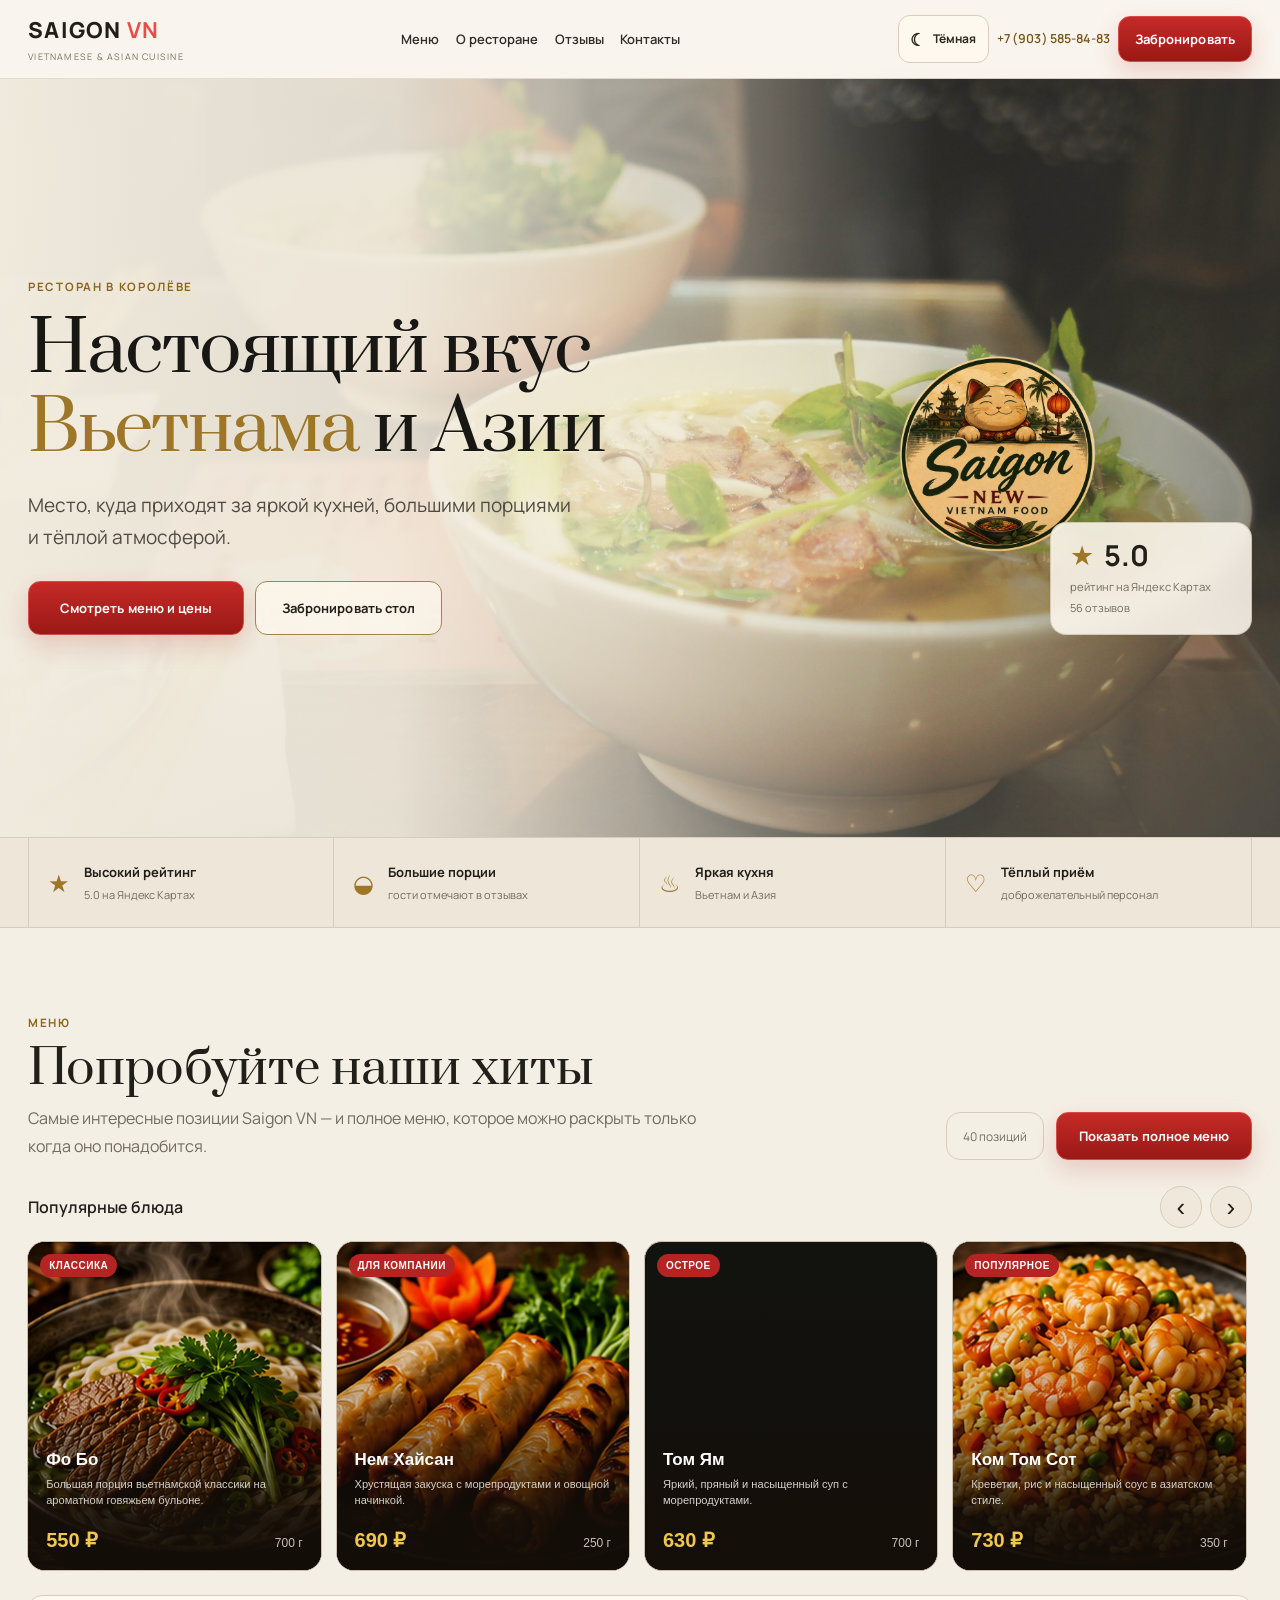
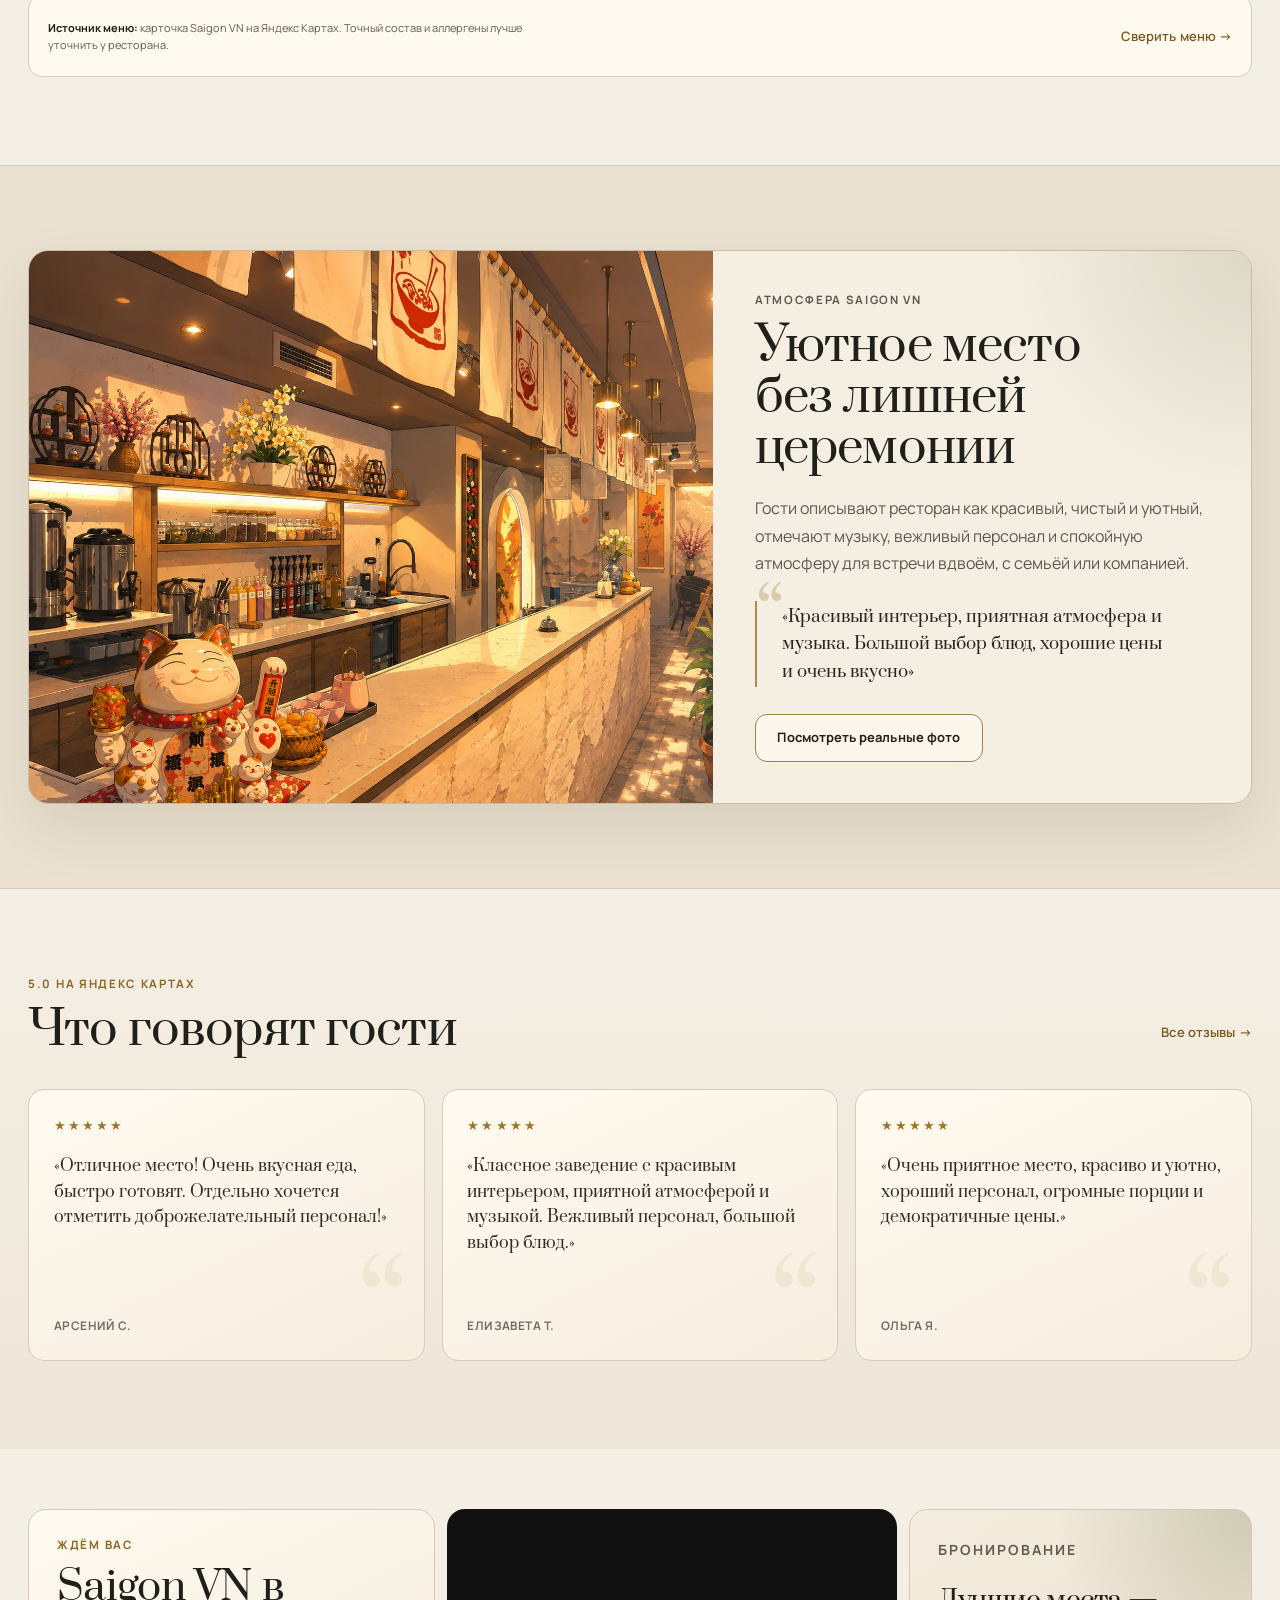
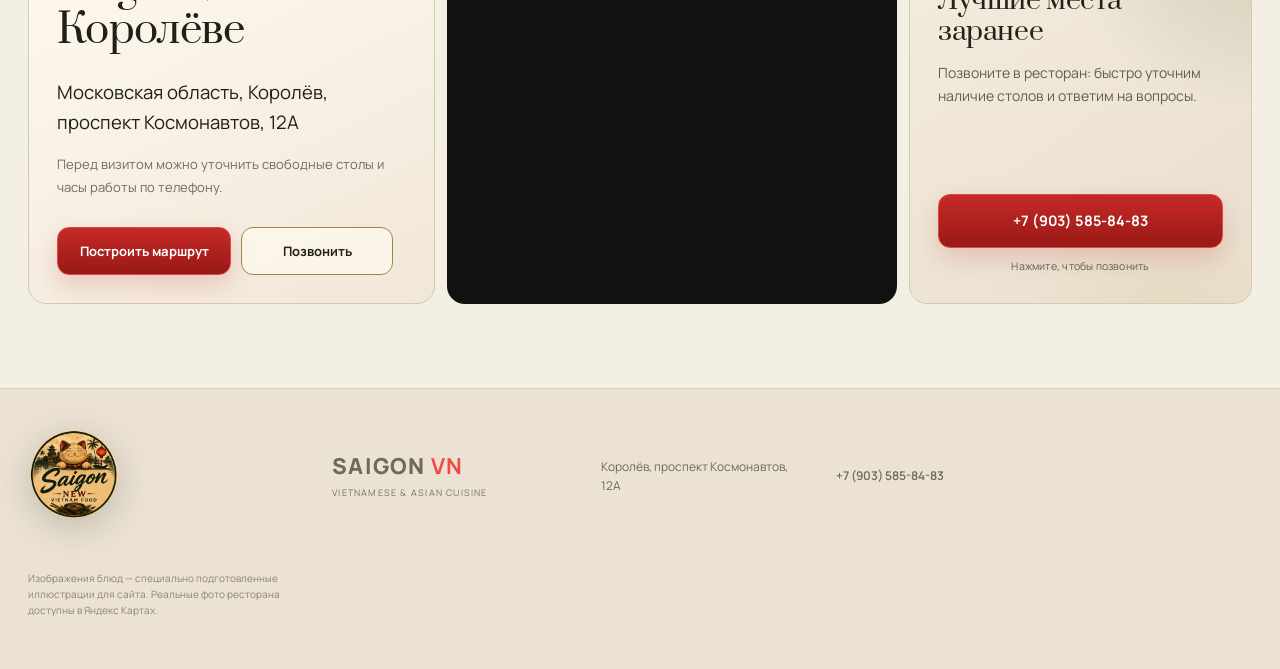
<file: index.html>
<!doctype html>
<html lang="ru">
<head>
  <meta charset="utf-8">
  <meta name="viewport" content="width=device-width,initial-scale=1,viewport-fit=cover">
  <meta name="theme-color" content="#0b0b09" media="(prefers-color-scheme: dark)">
  <meta name="theme-color" content="#f4efe5" media="(prefers-color-scheme: light)">
  <meta name="description" content="Saigon VN — ресторан вьетнамской и азиатской кухни в Королёве. Актуальное меню, цены, отзывы, телефон и маршрут.">
  <meta name="robots" content="index,follow,max-image-preview:large">
  <meta property="og:title" content="Saigon VN — вьетнамская кухня в Королёве">
  <meta property="og:description" content="Вьетнамская и азиатская кухня, актуальное меню и цены, большие порции и уютная атмосфера.">
  <meta property="og:type" content="restaurant">
  <meta property="og:locale" content="ru_RU">
  <link rel="icon" type="image/png" sizes="32x32" href="assets/branding/favicon-32x32.png">
  <link rel="icon" type="image/png" sizes="16x16" href="assets/branding/favicon-16x16.png">
  <link rel="shortcut icon" href="favicon.ico">
  <link rel="apple-touch-icon" sizes="180x180" href="apple-touch-icon.png">
  <title>Saigon VN — меню и ресторан вьетнамской кухни в Королёве</title>
  <script>try{const s=localStorage.getItem('saigon-theme');const t=s||(matchMedia('(prefers-color-scheme: light)').matches?'light':'dark');document.documentElement.dataset.theme=t;document.documentElement.style.colorScheme=t;document.querySelectorAll('meta[name="theme-color"]').forEach(m=>m.content=t==='light'?'#f4efe5':'#0b0b09')}catch(e){document.documentElement.dataset.theme='dark';document.documentElement.style.colorScheme='dark'}</script>
  <link rel="preconnect" href="https://fonts.googleapis.com">
  <link rel="preconnect" href="https://fonts.gstatic.com" crossorigin>
  <link href="https://fonts.googleapis.com/css2?family=Manrope:wght@400;500;600;700&family=Prata&display=swap" rel="stylesheet">
  <link rel="stylesheet" href="styles.css">
  <link rel="stylesheet" href="theme.css">
  <link rel="stylesheet" href="steam.css">
  <link rel="stylesheet" href="menu.css">
  <link rel="stylesheet" href="responsive.css">
  <link rel="stylesheet" href="header-qa.css">
  <link rel="stylesheet" href="branding.css">
  <link rel="stylesheet" href="local-assets.css">
  <script type="application/ld+json">{"@context":"https://schema.org","@type":"Restaurant","name":"Saigon VN","telephone":"+7 903 585-84-83","servesCuisine":["Vietnamese","Asian"],"address":{"@type":"PostalAddress","streetAddress":"проспект Космонавтов, 12А","addressLocality":"Королёв","addressRegion":"Московская область","addressCountry":"RU"},"aggregateRating":{"@type":"AggregateRating","ratingValue":"5.0","reviewCount":"56"},"url":"https://benzilya.github.io/saigon-new/","hasMenu":"https://yandex.ru/maps/org/saygon/105448387404/menu/"}</script>
</head>
<body>
<a class="skip-link" href="#main">К содержанию</a>
<header class="site-header" id="top">
  <div class="shell header-inner">
    <a class="brand" href="#top" aria-label="Saigon VN — на главную"><span class="brand-main">SAIGON <b>VN</b></span><span class="brand-sub">VIETNAMESE & ASIAN CUISINE</span></a>
    <button class="theme-toggle mobile-theme-toggle" type="button" aria-label="Переключить тему"><span class="theme-toggle-icon">☀</span><span class="theme-toggle-text">Светлая</span></button>
    <button class="menu-toggle" type="button" aria-expanded="false" aria-controls="site-nav" aria-label="Открыть меню"><span></span><span></span></button>
    <nav class="nav" id="site-nav" aria-label="Основная навигация"><a href="#menu">Меню</a><a href="#about">О ресторане</a><a href="#reviews">Отзывы</a><a href="#contacts">Контакты</a></nav>
    <div class="header-actions"><button class="theme-toggle" type="button"><span class="theme-toggle-icon">☀</span><span class="theme-toggle-text">Светлая</span></button><a class="phone-link" href="tel:+79035858483">+7 (903) 585-84-83</a><a class="btn btn-primary" href="tel:+79035858483">Забронировать</a></div>
  </div>
</header>
<main id="main">
<section class="hero" aria-labelledby="hero-title"><div class="hero-photo" role="img" aria-label="Вьетнамский суп фо с зеленью"></div><div class="hero-shade"></div><div class="shell hero-grid"><div class="hero-copy"><p class="eyebrow">Ресторан в Королёве</p><h1 id="hero-title">Настоящий вкус <em>Вьетнама</em> и Азии</h1><p class="lead">Место, куда приходят за яркой кухней, большими порциями и тёплой атмосферой.</p><div class="hero-actions"><a class="btn btn-primary btn-large" href="#menu">Смотреть меню и цены</a><a class="btn btn-ghost btn-large" href="tel:+79035858483">Забронировать стол</a></div></div><div class="hero-brand-mark" aria-hidden="true"><img src="assets/branding/saigon-new-logo.png" alt=""></div><a class="rating-card" href="https://yandex.ru/maps/org/saygon/105448387404/" target="_blank" rel="noopener" aria-label="Открыть Saigon VN на Яндекс Картах"><span class="star">★</span><strong>5.0</strong><span>рейтинг на Яндекс Картах</span><small>56 отзывов</small></a></div></section>
<section class="proof" aria-label="Почему гости выбирают Saigon VN"><div class="shell proof-grid"><div><span>★</span><p><strong>Высокий рейтинг</strong><small>5.0 на Яндекс Картах</small></p></div><div><span>◒</span><p><strong>Большие порции</strong><small>гости отмечают в отзывах</small></p></div><div><span>♨</span><p><strong>Яркая кухня</strong><small>Вьетнам и Азия</small></p></div><div><span>♡</span><p><strong>Тёплый приём</strong><small>доброжелательный персонал</small></p></div></div></section>
<section class="section menu-section" id="menu" aria-labelledby="menu-title"><div class="shell"><div class="section-head"><div><p class="eyebrow">Актуальное меню</p><h2 id="menu-title">Выберите, что хочется сегодня</h2></div><a class="text-link" href="https://yandex.ru/maps/org/saygon/105448387404/menu/?ll=37.867304%2C55.917370&z=17" target="_blank" rel="noopener">Сверить на Яндекс Картах →</a></div><p class="section-intro">Позиции, цены и граммовки перенесены из актуального меню Saigon VN на Яндекс Картах.</p><div class="menu-catalog" data-menu-root></div></div></section>
<section class="section atmosphere" id="about" aria-labelledby="about-title"><div class="shell atmosphere-grid"><div class="interior-photo" role="img" aria-label="Атмосфера ресторана с тёплым светом"></div><div class="atmosphere-copy"><p class="eyebrow">Атмосфера Saigon VN</p><h2 id="about-title">Уютное место без лишней церемонии</h2><p>Гости описывают ресторан как красивый, чистый и уютный, отмечают музыку, вежливый персонал и спокойную атмосферу для встречи вдвоём, с семьёй или компанией.</p><blockquote>«Красивый интерьер, приятная атмосфера и музыка. Большой выбор блюд, хорошие цены и очень вкусно»</blockquote><a class="btn btn-ghost" href="https://yandex.ru/maps/org/saygon/105448387404/gallery/?ll=37.867774%2C55.917381&photos%5Bbusiness%5D=105448387404&z=17.8" target="_blank" rel="noopener">Посмотреть реальные фото</a></div></div></section>
<section class="section reviews" id="reviews" aria-labelledby="reviews-title"><div class="shell"><div class="section-head"><div><p class="eyebrow">5.0 на Яндекс Картах</p><h2 id="reviews-title">Что говорят гости</h2></div><a class="text-link" href="https://saigonvn.clients.site/#reviews" target="_blank" rel="noopener">Все отзывы →</a></div><div class="review-grid"><article><div class="stars" aria-label="5 из 5">★★★★★</div><p>«Отличное место! Очень вкусная еда, быстро готовят. Отдельно хочется отметить доброжелательный персонал!»</p><strong>Арсений С.</strong></article><article><div class="stars" aria-label="5 из 5">★★★★★</div><p>«Классное заведение с красивым интерьером, приятной атмосферой и музыкой. Вежливый персонал, большой выбор блюд.»</p><strong>Елизавета Т.</strong></article><article><div class="stars" aria-label="5 из 5">★★★★★</div><p>«Очень приятное место, красиво и уютно, хороший персонал, огромные порции и демократичные цены.»</p><strong>Ольга Я.</strong></article></div></div></section>
<section class="section visit" id="contacts" aria-labelledby="visit-title"><div class="shell visit-grid"><div class="visit-copy"><p class="eyebrow">Ждём вас</p><h2 id="visit-title">Saigon VN в Королёве</h2><address>Московская область, Королёв,<br>проспект Космонавтов, 12А</address><p class="visit-note">Перед визитом можно уточнить свободные столы и часы работы по телефону.</p><div class="visit-actions"><a class="btn btn-primary" href="https://yandex.ru/maps/org/saygon/105448387404/" target="_blank" rel="noopener">Построить маршрут</a><a class="btn btn-ghost" href="tel:+79035858483">Позвонить</a></div></div><iframe class="map-card" src="https://yandex.ru/map-widget/v1/?ll=37.867304%2C55.917370&mode=search&oid=105448387404&ol=biz&z=17" title="Saigon VN на Яндекс Картах" loading="lazy" allowfullscreen style="border:0"></iframe><div class="booking-card"><p class="eyebrow">Бронирование</p><h3>Лучшие места — заранее</h3><p>Позвоните в ресторан: быстро уточним наличие столов и ответим на вопросы.</p><a class="btn btn-primary btn-block" href="tel:+79035858483">+7 (903) 585-84-83</a><small>Нажмите, чтобы позвонить</small></div></div></section>
</main>
<footer class="footer"><div class="shell footer-grid"><div class="footer-logo"><img src="assets/branding/saigon-new-logo.png" alt="Saigon New Vietnam Food"></div><div class="brand"><span class="brand-main">SAIGON <b>VN</b></span><span class="brand-sub">VIETNAMESE & ASIAN CUISINE</span></div><p>Королёв, проспект Космонавтов, 12А</p><a href="tel:+79035858483">+7 (903) 585-84-83</a><p class="credits">Изображения блюд — специально подготовленные иллюстрации для сайта. Реальные фото ресторана доступны в Яндекс Картах.</p></div></footer>
<div class="mobile-actions" aria-label="Быстрые действия"><a href="#menu">Меню</a><a class="primary" href="tel:+79035858483">Позвонить</a><a href="https://yandex.ru/maps/org/saygon/105448387404/" target="_blank" rel="noopener">Маршрут</a></div>
<script src="app.js" defer></script>
<script src="menu.js" defer></script>
</body></html>
</file>
<file: styles.css>
@import url('https://fonts.googleapis.com/css2?family=Manrope:wght@400;500;600;700&family=Prata&display=swap');
:root{--bg:#0b0b09;--surface:#11120f;--surface-2:#171913;--line:#2a2d25;--text:#f5f1e8;--muted:#b7b2a7;--gold:#caa24b;--red:#b32422;--olive:#58623a;--max:1240px;--radius:22px;--shadow:0 24px 60px rgba(0,0,0,.28);--space-1:clamp(.5rem,.45rem + .2vw,.75rem);--space-2:clamp(.75rem,.65rem + .35vw,1rem);--space-3:clamp(1rem,.8rem + .7vw,1.5rem);--space-4:clamp(1.5rem,1.1rem + 1.2vw,2.25rem);--space-5:clamp(2rem,1.35rem + 2vw,3.5rem);--section-y:clamp(4rem,3rem + 4vw,6rem);--shell-gutter:clamp(.875rem,.55rem + 1.4vw,1.5rem);--header-h:78px;--touch:48px;--fs-body:clamp(.9375rem,.9rem + .18vw,1rem);--fs-lead:clamp(1rem,.92rem + .35vw,1.125rem);--fs-h1:clamp(2.35rem,1.75rem + 3.6vw,4.875rem);--fs-h2:clamp(2rem,1.55rem + 2.3vw,3.375rem);--safe-top:env(safe-area-inset-top,0px);--safe-right:env(safe-area-inset-right,0px);--safe-bottom:env(safe-area-inset-bottom,0px);--safe-left:env(safe-area-inset-left,0px)}
*{box-sizing:border-box}html{scroll-behavior:smooth;scroll-padding-top:calc(var(--header-h) + 12px)}body{margin:0;background:radial-gradient(circle at 80% 10%,rgba(88,98,58,.13),transparent 28%),var(--bg);color:var(--text);font-family:Manrope,system-ui,sans-serif;font-size:var(--fs-body);line-height:1.55;overflow-x:hidden}body.nav-locked{position:fixed;inset:0;width:100%;overflow:hidden}img{max-width:100%;display:block}a{color:inherit;text-decoration:none}button,a{-webkit-tap-highlight-color:transparent}.shell{width:min(calc(100% - (var(--shell-gutter)*2)),var(--max));margin:auto}.skip-link{position:absolute;left:-9999px;top:calc(10px + var(--safe-top));background:#fff;color:#000;padding:10px 14px;z-index:99}.skip-link:focus{left:max(10px,var(--safe-left))}.site-header{position:sticky;top:0;z-index:50;background:rgba(11,11,9,.88);backdrop-filter:blur(16px);border-bottom:1px solid rgba(255,255,255,.08);padding-left:var(--safe-left);padding-right:var(--safe-right)}.site-header.scrolled{box-shadow:0 8px 30px rgba(0,0,0,.22)}.header-inner{height:var(--header-h);display:grid;grid-template-columns:auto 1fr auto;align-items:center;gap:30px}.brand{display:inline-flex;flex-direction:column;gap:2px}.brand-main{font-weight:800;letter-spacing:.04em;font-size:clamp(1.125rem,1rem + .55vw,1.375rem)}.brand-main b{color:#ef4b46}.brand-sub{font-size:9px;letter-spacing:.12em;color:var(--muted)}.nav{display:flex;justify-content:center;gap:28px;font-size:14px}.nav a,.phone-link{transition:.2s ease}.nav a:hover,.nav a:focus-visible,.phone-link:hover,.phone-link:focus-visible,.footer a:hover{color:#e7c66d}.header-actions{display:flex;align-items:center;gap:12px}.phone-link{font-size:13px;color:#e7c66d}.menu-toggle{display:none;background:none;border:0;min-width:var(--touch);min-height:var(--touch);color:#fff;cursor:pointer;border-radius:12px}.menu-toggle span{display:block;width:22px;height:1px;background:currentColor;margin:6px auto;transition:transform .2s ease,opacity .2s ease}.menu-toggle[aria-expanded="true"] span:first-child{transform:translateY(3.5px) rotate(45deg)}.menu-toggle[aria-expanded="true"] span:last-child{transform:translateY(-3.5px) rotate(-45deg)}.btn{display:inline-flex;align-items:center;justify-content:center;min-height:var(--touch);padding:0 20px;border-radius:12px;border:1px solid var(--line);font-weight:700;font-size:14px;transition:.2s ease;cursor:pointer}.btn:hover{transform:translateY(-1px)}.btn:active{transform:translateY(0)}.btn:focus-visible,.nav a:focus-visible,.text-link:focus-visible,.mobile-actions a:focus-visible,.menu-toggle:focus-visible,.rating-card:focus-visible,.map-card:focus-visible,.footer a:focus-visible{outline:2px solid #f3ca68;outline-offset:3px}.btn-primary{background:linear-gradient(180deg,#c52a27,#991916);border-color:#d94a46;box-shadow:0 10px 24px rgba(179,36,34,.18)}.btn-primary:hover{background:#d33430}.btn-ghost{background:rgba(255,255,255,.03);border-color:#80682f}.btn-large{min-height:52px;padding:0 24px}.btn-block{width:100%}
.hero{position:relative;min-height:min(760px,calc(100svh - var(--header-h)));display:flex;align-items:center;border-bottom:1px solid var(--line);isolation:isolate}.hero-photo{position:absolute;inset:0;z-index:-3;background:url('assets/hero/pho-bo-hero.jpg') center/cover no-repeat}.hero-shade{position:absolute;inset:0;z-index:-2;background:linear-gradient(90deg,rgba(7,7,6,.96) 0%,rgba(7,7,6,.82) 36%,rgba(7,7,6,.28) 72%,rgba(7,7,6,.4) 100%),linear-gradient(0deg,rgba(7,7,6,.35),transparent)}.hero-grid{display:grid;grid-template-columns:minmax(0,650px) 1fr;align-items:end;gap:var(--space-5);padding:var(--space-5) 0}.hero-copy{max-width:650px}.eyebrow{color:#ddbd68;text-transform:uppercase;letter-spacing:.12em;font-size:12px;font-weight:700;margin:0 0 16px}.hero h1,.section h2{font-family:Prata,Georgia,serif;font-weight:400;line-height:1.08}.hero h1{font-size:var(--fs-h1);margin:0 0 22px;max-width:760px}.hero h1 em{color:#e1b451;font-style:normal}.lead{font-size:var(--fs-lead);color:#e0dbd1;max-width:560px;margin:0 0 30px}.hero-actions{display:flex;gap:12px;flex-wrap:wrap}.rating-card{justify-self:end;align-self:end;width:190px;padding:20px;border:1px solid rgba(255,255,255,.18);background:rgba(12,12,10,.74);backdrop-filter:blur(12px);border-radius:16px;display:grid;grid-template-columns:auto 1fr;gap:2px 10px;box-shadow:var(--shadow)}.rating-card .star{color:var(--gold);font-size:27px}.rating-card strong{font-size:27px}.rating-card span:nth-of-type(2),.rating-card small{grid-column:1/-1;color:var(--muted);font-size:11px}.rating-card:hover{border-color:#9b7c38}.proof{border-bottom:1px solid var(--line);background:#0e0f0c}.proof-grid{display:grid;grid-template-columns:repeat(4,1fr)}.proof-grid>div{display:flex;gap:14px;align-items:center;padding:24px 28px;border-right:1px solid var(--line)}.proof-grid>div:first-child{border-left:1px solid var(--line)}.proof-grid>div>span{font-size:24px;color:var(--gold)}.proof p{margin:0}.proof strong,.proof small{display:block}.proof strong{font-size:13px}.proof small{font-size:11px;color:var(--muted);margin-top:3px}
.section{padding:var(--section-y) 0}.section-head{display:flex;align-items:end;justify-content:space-between;gap:20px;margin-bottom:24px}.section h2{font-size:var(--fs-h2);margin:0}.section-intro{max-width:760px;color:var(--muted);margin:0 0 34px}.text-link{font-size:13px;color:#dfc26e;white-space:nowrap}.dish-grid{display:grid;grid-template-columns:repeat(4,1fr);gap:14px}.dish-card{min-height:410px;border:1px solid var(--line);border-radius:18px;overflow:hidden;position:relative;background:#151612;background-size:cover;background-position:center;isolation:isolate}.dish-card:before{content:"";position:absolute;inset:0;background:linear-gradient(0deg,rgba(5,5,4,.97) 0,rgba(5,5,4,.3) 58%,rgba(5,5,4,.08));z-index:-1}.dish-photo-pho{background-image:url('assets/menu/pho-bo.webp')}.dish-photo-bun{background-image:url('assets/menu/bun-cha.webp')}.dish-photo-rolls{background-image:url('assets/menu/nem-haisan.webp')}.dish-typographic{background:radial-gradient(circle at 80% 15%,rgba(179,36,34,.45),transparent 28%),linear-gradient(145deg,#252416,#12120e 65%)}.dish-typographic:after{content:"SAIGON";position:absolute;right:-14px;top:48px;font-family:Prata,serif;font-size:62px;letter-spacing:.08em;color:rgba(255,255,255,.04);transform:rotate(90deg)}.dish-info{position:absolute;left:0;right:0;bottom:0;padding:22px}.dish-info span{color:#d7b45c;text-transform:uppercase;letter-spacing:.1em;font-size:10px}.dish-info h3{font-size:23px;margin:5px 0 6px}.dish-info p{margin:0;color:#c5c0b6;font-size:13px}.menu-cta{margin-top:18px;border:1px solid var(--line);border-radius:18px;padding:22px 24px;display:flex;align-items:center;justify-content:space-between;gap:20px;background:linear-gradient(90deg,#151712,#10110e)}.menu-cta h3,.menu-cta p{margin:0}.menu-cta p{color:var(--muted);font-size:13px;margin-top:4px}
.atmosphere{background:#0e0f0c;border-block:1px solid var(--line)}.atmosphere-grid{display:grid;grid-template-columns:1.1fr .9fr;min-height:510px;border:1px solid var(--line);border-radius:24px;overflow:hidden}.interior-photo{min-height:500px;background:linear-gradient(0deg,rgba(4,4,3,.38),rgba(4,4,3,.02)),url('assets/interior/interior-dark.webp') center/cover no-repeat}.atmosphere-copy{padding:clamp(34px,5vw,70px);display:flex;flex-direction:column;justify-content:center;background:radial-gradient(circle at 100% 0,rgba(88,98,58,.26),transparent 30%),#151712}.atmosphere-copy p{color:#cbc6bb}.atmosphere-copy blockquote{margin:18px 0 28px;padding-left:20px;border-left:2px solid var(--gold);font-family:Prata,serif;font-size:clamp(1.05rem,.98rem + .3vw,1.2rem);color:#f0e9da}.atmosphere-copy .btn{align-self:flex-start}.reviews{background:linear-gradient(180deg,#0b0b09,#0d0e0b)}.review-grid{display:grid;grid-template-columns:repeat(3,1fr);gap:14px}.review-grid article{padding:28px;border:1px solid var(--line);border-radius:18px;background:#11120f}.stars{color:var(--gold);letter-spacing:.1em}.review-grid p{font-family:Prata,serif;font-size:clamp(1rem,.95rem + .28vw,1.125rem);line-height:1.55;color:#e7e1d6;min-height:140px}.review-grid strong{font-size:13px;color:#c0baae}
.visit{padding-top:30px}.visit-grid{display:grid;grid-template-columns:1fr 1.15fr .85fr;gap:14px}.visit-copy,.map-card,.booking-card{border:1px solid var(--line);border-radius:20px;min-height:340px}.visit-copy,.booking-card{padding:34px}.visit-copy h2{font-size:clamp(2rem,1.6rem + 1.8vw,2.5rem)}.visit-copy address{font-style:normal;font-size:17px;margin:20px 0}.visit-note{font-size:13px;color:var(--muted)}.visit-actions{display:flex;gap:10px;margin-top:24px;flex-wrap:wrap}.map-card{position:relative;overflow:hidden;background:#111;color:#fff;isolation:isolate}.map-lines{position:absolute;inset:-20%;background:repeating-linear-gradient(18deg,transparent 0 24px,#252823 25px 26px),repeating-linear-gradient(102deg,transparent 0 54px,#1c1e1a 55px 56px);transform:rotate(-8deg);z-index:-1}.map-card:after{content:"";position:absolute;inset:0;background:radial-gradient(circle at center,rgba(126,110,53,.17),transparent 28%)}.pin{position:absolute;left:50%;top:47%;transform:translate(-50%,-50%);width:48px;height:48px;background:#bc2b28;border:7px solid rgba(255,255,255,.12);border-radius:50%;display:grid;place-items:center;color:#fff;box-shadow:0 8px 25px #000}.map-label{position:absolute;left:22px;bottom:20px;background:#0c0c0acc;padding:9px 12px;border-radius:10px;font-size:12px}.booking-card{background:radial-gradient(circle at 100% 0,rgba(88,98,58,.38),transparent 32%),#171912;display:flex;flex-direction:column;justify-content:center}.booking-card h3{font-size:26px;margin:0 0 10px}.booking-card p{color:var(--muted);font-size:14px}.booking-card small{text-align:center;color:#8f8b82;margin-top:9px}.footer{border-top:1px solid var(--line);padding:36px 0 calc(36px + var(--safe-bottom));color:#aaa59a}.footer-grid{display:grid;grid-template-columns:1.2fr 1fr 1fr 2fr;align-items:center;gap:24px;font-size:12px}.credits{font-size:10px;color:#76736c}.mobile-actions{display:none}
@media(max-width:1200px){.header-inner{gap:20px}.nav{gap:20px}.header-actions .phone-link{display:none}.visit-grid{grid-template-columns:1fr 1fr}.booking-card{grid-column:1/-1;min-height:250px}.footer-grid{grid-template-columns:1fr 1fr}.hero-grid{grid-template-columns:1fr auto}}
@media(max-width:960px){:root{--header-h:72px}.header-actions{display:none}.menu-toggle{display:block}.header-inner{grid-template-columns:1fr auto}.nav{position:fixed;top:calc(var(--header-h) + var(--safe-top));left:var(--safe-left);right:var(--safe-right);max-height:calc(100dvh - var(--header-h) - var(--safe-top));overflow:auto;background:#0b0b09;border-bottom:1px solid var(--line);padding:14px max(24px,var(--shell-gutter)) calc(20px + var(--safe-bottom));display:flex;flex-direction:column;gap:2px;box-shadow:0 18px 40px rgba(0,0,0,.35);transform:translateY(-12px);opacity:0;visibility:hidden;pointer-events:none;transition:opacity .2s ease,transform .2s ease,visibility .2s}.nav.open{transform:none;opacity:1;visibility:visible;pointer-events:auto}.nav a{padding:0;min-height:var(--touch);display:flex;align-items:center}.hero{min-height:700px;align-items:end}.hero-photo{background-position:62% center}.hero-shade{background:linear-gradient(0deg,rgba(7,7,6,.98) 0,rgba(7,7,6,.8) 43%,rgba(7,7,6,.22) 100%)}.hero-grid{grid-template-columns:1fr;padding-top:clamp(12rem,35vw,16rem);padding-bottom:var(--space-5)}.rating-card{justify-self:start;width:auto;grid-template-columns:auto auto;align-items:center;padding:14px 16px}.rating-card span:nth-of-type(2),.rating-card small{display:none}.proof-grid{grid-template-columns:repeat(2,1fr)}.proof-grid>div:nth-child(odd){border-left:1px solid var(--line)}.atmosphere-grid{grid-template-columns:1fr}.interior-photo{min-height:420px}.review-grid{grid-template-columns:1fr}.review-grid p{min-height:auto}.visit-grid{grid-template-columns:1fr}.booking-card{grid-column:auto}.map-card{min-height:300px}}
@media(max-width:640px){:root{--header-h:68px;--section-y:clamp(3.5rem,3rem + 3vw,4rem)}.section-head{align-items:start}.section-head .text-link{margin-top:10px}.hero{min-height:max(620px,100svh)}.hero-grid{padding-top:clamp(11rem,48vw,14rem);padding-bottom:calc(var(--space-4) + 78px + var(--safe-bottom))}.hero-actions{display:grid;grid-template-columns:1fr}.hero-actions .btn{width:100%}.proof-grid{grid-template-columns:1fr 1fr}.proof-grid>div{padding:18px 12px}.proof-grid>div>span{font-size:20px}.dish-grid{display:flex;overflow-x:auto;scroll-snap-type:x mandatory;margin-right:calc(var(--shell-gutter)*-1);padding:0 var(--shell-gutter) 10px 0;gap:10px;overscroll-behavior-inline:contain}.dish-card{min-width:min(82%,320px);scroll-snap-align:start}.menu-cta{align-items:stretch;flex-direction:column}.section-head{display:block}.section-head .text-link{display:inline-block;margin-top:14px}.atmosphere-grid{border-radius:18px}.interior-photo{min-height:320px}.atmosphere-copy{padding:28px 22px}.visit-copy,.booking-card{padding:26px}.footer-grid{grid-template-columns:1fr}.mobile-actions{display:grid;grid-template-columns:1fr 1.15fr 1fr;position:fixed;left:max(10px,var(--safe-left));right:max(10px,var(--safe-right));bottom:max(10px,var(--safe-bottom));z-index:60;background:#11120ff2;border:1px solid #34362f;border-radius:16px;padding:6px;box-shadow:0 16px 50px #000;backdrop-filter:blur(14px)}.mobile-actions a{min-height:var(--touch);display:grid;place-items:center;font-size:12px;font-weight:700;border-radius:11px}.mobile-actions .primary{background:#b32422}.footer{padding-bottom:calc(120px + var(--safe-bottom))}}
@media(max-width:400px){.brand-sub{font-size:8px}.proof-grid{grid-template-columns:1fr}.proof-grid>div{border-left:1px solid var(--line)}.dish-card{min-width:88%}.visit-copy,.booking-card{padding:22px}.mobile-actions{left:max(6px,var(--safe-left));right:max(6px,var(--safe-right))}.mobile-actions a{font-size:11px}}
@media(hover:hover) and (pointer:fine){.btn:hover{transform:translateY(-1px)}}
@media(prefers-reduced-motion:reduce){html{scroll-behavior:auto}*,*:before,*:after{transition:none!important;animation:none!important}}
</file>
<file: theme.css>
:root{color-scheme:dark}
html[data-theme="light"]{color-scheme:light}
.theme-toggle{display:inline-flex;align-items:center;justify-content:center;gap:8px;min-width:var(--touch);min-height:var(--touch);padding:0 12px;border:1px solid var(--line);border-radius:12px;background:rgba(255,255,255,.04);color:var(--text);font:700 12px/1 Manrope,system-ui,sans-serif;cursor:pointer;transition:.2s ease}.theme-toggle:hover{border-color:#80682f;transform:translateY(-1px)}.theme-toggle:focus-visible{outline:2px solid #f3ca68;outline-offset:3px}.theme-toggle-icon{font-size:17px;line-height:1}.nav-theme{display:none}
html[data-theme="light"] body{background:#f4efe5;color:#211f1a}
html[data-theme="light"]{--bg:#f4efe5;--surface:#fffaf0;--surface-2:#f0e8da;--line:#d8ccba;--text:#211f1a;--muted:#716b61;--gold:#9d7627;--red:#b32422;--olive:#667147;--shadow:0 24px 60px rgba(75,58,35,.12)}
html[data-theme="light"] .site-header{background:rgba(250,246,238,.92);border-bottom-color:#ded5c7}
html[data-theme="light"] .site-header.scrolled{box-shadow:0 8px 30px rgba(80,60,35,.1)}
html[data-theme="light"] .brand-sub{color:#777064}
html[data-theme="light"] .nav a:hover,html[data-theme="light"] .nav a:focus-visible,html[data-theme="light"] .phone-link:hover,html[data-theme="light"] .phone-link:focus-visible{color:#8b661f}
html[data-theme="light"] .theme-toggle{background:#fffaf0;color:#2a271f;border-color:#d8ccba}
html[data-theme="light"] .hero-shade{background:linear-gradient(90deg,rgba(245,239,226,.97) 0%,rgba(245,239,226,.83) 38%,rgba(245,239,226,.2) 71%,rgba(245,239,226,.16) 100%),linear-gradient(0deg,rgba(245,239,226,.1),transparent)}
html[data-theme="light"] .hero h1{color:#181713;text-shadow:0 1px 0 rgba(255,255,255,.25)}
html[data-theme="light"] .hero h1 em{color:#9d7627}
html[data-theme="light"] .lead{color:#4f4a41}
html[data-theme="light"] .eyebrow{color:#8b661f}
html[data-theme="light"] .btn-ghost{background:rgba(255,250,240,.7);border-color:#9f844c;color:#242119}
html[data-theme="light"] .rating-card{background:rgba(255,250,240,.88);border-color:#d6c8b4;color:#221f19}
html[data-theme="light"] .rating-card span:nth-of-type(2),html[data-theme="light"] .rating-card small{color:#726b60}
html[data-theme="light"] .proof{background:#eee6d8;border-color:#d8ccba}
html[data-theme="light"] .proof-grid>div{border-color:#d8ccba}
html[data-theme="light"] .proof small{color:#716b61}
html[data-theme="light"] .menu-section{background:#f4efe5}
html[data-theme="light"] .section-intro{color:#716b61}
html[data-theme="light"] .text-link{color:#79591e}
html[data-theme="light"] .dish-card{border-color:#d7cbb8;box-shadow:0 12px 28px rgba(70,53,29,.08)}
html[data-theme="light"] .dish-card:before{background:linear-gradient(0deg,rgba(29,25,18,.93) 0,rgba(29,25,18,.25) 58%,rgba(29,25,18,.04))}
html[data-theme="light"] .dish-info{color:#fffaf0}
html[data-theme="light"] .dish-info p{color:#e6dfd3}
html[data-theme="light"] .menu-cta{border-color:#d8ccba;background:linear-gradient(90deg,#eee7d9,#f9f3e8)}
html[data-theme="light"] .menu-cta p{color:#716b61}
html[data-theme="light"] .atmosphere{background:#eae1d1;border-color:#d7cbb8}
html[data-theme="light"] .atmosphere-grid{border-color:#cabca6}
html[data-theme="light"] .atmosphere-copy{background:radial-gradient(circle at 100% 0,rgba(102,113,71,.18),transparent 32%),#f5efe3}
html[data-theme="light"] .atmosphere-copy p{color:#5e584e}
html[data-theme="light"] .atmosphere-copy blockquote{color:#29251e}
html[data-theme="light"] .reviews{background:linear-gradient(180deg,#f4efe5,#eee6d8)}
html[data-theme="light"] .review-grid article{background:#fffaf0;border-color:#d8ccba}
html[data-theme="light"] .review-grid p{color:#312d25}
html[data-theme="light"] .review-grid strong{color:#756e63}
html[data-theme="light"] .visit-copy,html[data-theme="light"] .map-card,html[data-theme="light"] .booking-card{border-color:#d5c8b4}
html[data-theme="light"] .visit-note{color:#716b61}
html[data-theme="light"] .booking-card{background:radial-gradient(circle at 100% 0,rgba(102,113,71,.2),transparent 32%),#f2eadc}
html[data-theme="light"] .booking-card p{color:#625c51}
html[data-theme="light"] .footer{border-color:#d8ccba;color:#6f685d;background:#ebe2d3}
html[data-theme="light"] .credits{color:#8b8377}
.interor-theme-fallback{display:none}
.interior-photo{--interior-image:url('assets/interior/interior-dark.webp');min-height:500px;position:relative;overflow:hidden;isolation:isolate;background:none}
html[data-theme="light"] .interior-photo{--interior-image:url('assets/interior/interior-light.webp')}
.interior-photo::before{content:"";position:absolute;inset:0;z-index:-1;background-image:var(--interior-image);background-size:cover;background-position:50% 50%;background-repeat:no-repeat;transform:scale(1.01);transform-origin:top left}
@media(max-width:960px){.header-actions .theme-toggle{display:none}.nav-theme{display:flex!important;margin-top:8px;width:100%;justify-content:flex-start}.nav{background:#0b0b09}.nav a{color:#f5f1e8}html[data-theme="light"] .nav{background:#faf6ee;border-color:#ddd1bf}html[data-theme="light"] .nav a{color:#211f1a}html[data-theme="light"] .nav-theme{color:#211f1a;background:#fffaf0}.interior-photo{min-height:440px}}
@media(max-width:640px){.interior-photo{min-height:390px}}
</file>
<file: steam.css>
.hero{overflow:hidden}
.steam-field{position:absolute;left:52%;top:6%;width:39%;height:60%;z-index:-1;pointer-events:none;mix-blend-mode:screen;opacity:.96;overflow:visible}
.steam-svg{width:100%;height:100%;overflow:visible;filter:drop-shadow(0 0 16px rgba(255,255,255,.07))}
.steam-plume{transform-origin:50% 100%;will-change:transform,opacity}
.steam-plume:nth-of-type(1){animation:plumeRiseA 7.4s ease-in-out infinite;animation-delay:-6.1s}
.steam-plume:nth-of-type(2){animation:plumeRiseB 8.2s ease-in-out infinite;animation-delay:-3.6s}
.steam-plume:nth-of-type(3){animation:plumeRiseC 9s ease-in-out infinite;animation-delay:-7.2s}
.steam-core{opacity:.5}
.steam-soft{opacity:.27}
@keyframes plumeRiseA{0%{opacity:0;transform:translate(-5px,36px) scale(.7,.64) rotate(-2deg)}14%{opacity:.52}42%{opacity:.64;transform:translate(8px,-42px) scale(.94,1.02) rotate(2deg)}72%{opacity:.31}100%{opacity:0;transform:translate(-18px,-165px) scale(1.22,1.38) rotate(-5deg)}}
@keyframes plumeRiseB{0%{opacity:0;transform:translate(10px,44px) scale(.65,.6) rotate(4deg)}18%{opacity:.42}48%{opacity:.58;transform:translate(-12px,-54px) scale(1.02,1.1) rotate(-3deg)}74%{opacity:.25}100%{opacity:0;transform:translate(24px,-180px) scale(1.3,1.46) rotate(5deg)}}
@keyframes plumeRiseC{0%{opacity:0;transform:translate(-2px,48px) scale(.58,.58)}20%{opacity:.34}50%{opacity:.5;transform:translate(16px,-64px) scale(.92,1.12) rotate(3deg)}78%{opacity:.2}100%{opacity:0;transform:translate(-12px,-192px) scale(1.18,1.55) rotate(-4deg)}}
html[data-theme="light"] .steam-field{mix-blend-mode:screen;opacity:.86;filter:contrast(1.06)}
@media(max-width:1024px){.steam-field{left:54%;top:8%;width:42%;height:56%}}
@media(max-width:768px){.steam-field{left:41%;top:5%;width:56%;height:44%;opacity:.78}.steam-svg{filter:drop-shadow(0 0 10px rgba(255,255,255,.05))}}
@media(max-width:520px){.steam-field{left:37%;top:7%;width:62%;height:38%;opacity:.72}}
@media(prefers-reduced-motion:reduce){.steam-field{display:none}}
</file>
<file: menu.css>
.menu-section{background:linear-gradient(180deg,var(--bg),var(--surface));overflow:hidden}.menu-topline{display:flex;justify-content:space-between;align-items:flex-end;gap:28px;margin-bottom:26px}.menu-topline h2{margin:0 0 10px}.menu-topline .section-intro{max-width:700px;margin:0}.menu-top-actions{display:flex;align-items:center;gap:12px;flex-wrap:wrap;justify-content:flex-end}.menu-count{display:inline-flex;align-items:center;min-height:48px;padding:0 16px;border:1px solid var(--line);border-radius:14px;color:var(--muted);font-size:12px;white-space:nowrap}.menu-toggle-full{min-height:48px;padding-inline:20px}.menu-toggle-full span{margin-left:10px;font-size:16px}.menu-feature-toolbar{display:flex;justify-content:space-between;align-items:center;margin-bottom:12px}.menu-feature-toolbar>strong{font:600 16px Manrope,sans-serif}.menu-feature-toolbar>div{display:flex;gap:8px}.menu-carousel-arrow{width:42px;height:42px;border:1px solid var(--line);border-radius:50%;background:var(--surface-2);color:var(--text);font-size:26px;line-height:1;cursor:pointer}.menu-carousel-arrow:hover{border-color:color-mix(in srgb,var(--text) 30%,var(--line));background:var(--surface)}.menu-feature-viewport{overflow:hidden;margin-inline:-1px}.menu-feature-track{display:flex;gap:14px;overflow-x:auto;scroll-snap-type:x mandatory;scrollbar-width:none;padding:1px 1px 8px}.menu-feature-track::-webkit-scrollbar{display:none}.menu-feature-card{position:relative;flex:0 0 clamp(230px,23vw,310px);height:330px;overflow:hidden;border:1px solid var(--line);border-radius:18px;background:#12120f;color:#fff;text-align:left;padding:0;cursor:pointer;scroll-snap-align:start;isolation:isolate}.menu-feature-card:focus-visible{outline:2px solid #f1c95e;outline-offset:3px}.menu-feature-card img{position:absolute;inset:0;width:100%;height:100%;object-fit:cover;transform:scale(1.01);transition:transform .3s ease}.menu-feature-card:hover img{transform:scale(1.035)}.menu-feature-shade{position:absolute;inset:0;background:linear-gradient(180deg,rgba(5,5,4,.04) 20%,rgba(5,5,4,.26) 48%,rgba(5,5,4,.96) 82%);z-index:1}.menu-feature-top{position:absolute;left:12px;top:12px;z-index:2;padding:6px 9px;border-radius:999px;background:#b32422;color:#fff;font-size:10px;font-weight:800;letter-spacing:.05em;text-transform:uppercase}.menu-feature-copy{position:absolute;left:0;right:0;bottom:0;z-index:2;padding:18px;display:block}.menu-feature-copy>strong{display:block;font-size:17px;margin-bottom:6px}.menu-feature-copy>small{display:-webkit-box;-webkit-line-clamp:2;-webkit-box-orient:vertical;overflow:hidden;color:#d5d0c7;line-height:1.45;min-height:40px}.menu-feature-copy>span{display:flex;justify-content:space-between;align-items:baseline;margin-top:12px}.menu-feature-copy b{font-size:20px;color:#f0c64d}.menu-feature-copy em{font-style:normal;color:#c7c1b7;font-size:12px}.full-menu-panel{scroll-margin-top:calc(var(--header-h) + 14px);margin-top:22px;opacity:0;transform:translateY(10px);transition:opacity .22s ease,transform .22s ease}.full-menu-panel.is-open{opacity:1;transform:none}.full-menu-panel[hidden]{display:none}.menu-workspace{display:grid;grid-template-columns:minmax(0,1.3fr) minmax(320px,.9fr);border:1px solid var(--line);border-radius:22px;overflow:hidden;background:var(--surface)}.menu-list-pane{min-width:0;padding:22px;border-right:1px solid var(--line)}.menu-list-head{display:flex;justify-content:space-between;align-items:center;gap:14px;margin-bottom:14px}.menu-list-head h3{margin:0;font:400 clamp(1.5rem,1.3rem + .8vw,2rem) Prata,serif}.menu-collapse{border:1px solid var(--line);border-radius:12px;background:var(--surface-2);color:var(--muted);min-height:40px;padding:0 13px;cursor:pointer}.menu-collapse:hover{color:var(--text)}.menu-search{position:relative;display:flex;align-items:center;border:1px solid var(--line);border-radius:13px;background:var(--surface-2);margin-bottom:14px}.menu-search>span{padding-left:14px;color:var(--muted);font-size:20px}.menu-search input{width:100%;min-height:48px;border:0;outline:0;background:transparent;color:var(--text);font:500 13px Manrope,sans-serif;padding:0 44px 0 9px}.menu-search-clear{position:absolute;right:6px;width:36px;height:36px;border:0;border-radius:9px;background:transparent;color:var(--muted);font-size:20px;cursor:pointer}.menu-tabs{display:flex;gap:7px;overflow-x:auto;scrollbar-width:none;padding-bottom:14px;border-bottom:1px solid var(--line)}.menu-tabs::-webkit-scrollbar{display:none}.menu-tab{border:1px solid var(--line);background:var(--surface-2);color:var(--muted);font:700 12px Manrope,sans-serif;padding:9px 14px;border-radius:10px;white-space:nowrap;cursor:pointer;min-height:40px}.menu-tab.active{background:#b32422;border-color:#b32422;color:#fff}.menu-tab:focus-visible{outline:2px solid #f1c95e;outline-offset:2px}.menu-results{margin-top:6px}.menu-category-head{display:flex;justify-content:space-between;gap:20px;align-items:flex-end;padding:13px 4px 10px}.menu-category-head>div{min-width:0}.menu-category-head strong{display:block;font-size:13px;text-transform:uppercase;letter-spacing:.07em;color:#d9b451}.menu-category-head small{display:block;margin-top:4px;color:var(--muted);font-size:11px}.menu-category-head>span{color:var(--muted);font-size:11px;white-space:nowrap}.menu-row-list{border-top:1px solid var(--line)}.menu-row{width:100%;display:grid;grid-template-columns:52px minmax(0,1fr) auto auto 20px;gap:12px;align-items:center;min-height:72px;padding:9px 8px;border:0;border-bottom:1px solid var(--line);background:transparent;color:var(--text);text-align:left;cursor:pointer;border-radius:0}.menu-row:hover{background:color-mix(in srgb,var(--surface-2) 72%,transparent)}.menu-row.is-selected{background:color-mix(in srgb,#b32422 8%,var(--surface));box-shadow:inset 2px 0 #b32422}.menu-row-thumb{width:46px;height:46px;border-radius:12px;overflow:hidden;background:var(--surface-2);display:grid;place-items:center;color:#8c7a57}.menu-row-thumb img{width:100%;height:100%;object-fit:cover}.menu-row-thumb i{font-style:normal;font-size:24px}.menu-row-copy{min-width:0}.menu-row-copy strong{display:block;font-size:14px;margin-bottom:4px}.menu-row-copy small{display:block;color:var(--muted);font-size:10px;white-space:nowrap;overflow:hidden;text-overflow:ellipsis}.menu-row-weight{color:var(--muted);font-size:11px;white-space:nowrap}.menu-row>b{font-size:15px;color:#dfbd62;white-space:nowrap}.menu-row-arrow{font-size:24px;color:#b32422}.menu-empty{padding:42px 20px;text-align:center}.menu-empty strong{display:block;font:400 1.35rem Prata,serif;margin-bottom:8px}.menu-empty p{margin:0;color:var(--muted);font-size:12px}.dish-detail{min-width:0;background:linear-gradient(180deg,var(--surface-2),var(--surface));display:flex;flex-direction:column}.dish-detail-media{position:relative;aspect-ratio:16/10;background:linear-gradient(145deg,#171610,#0d0d0b);overflow:hidden}.dish-detail-media img{width:100%;height:100%;object-fit:cover}.dish-photo-placeholder{position:absolute;inset:0;display:flex;flex-direction:column;align-items:center;justify-content:center;text-align:center;padding:30px;background:radial-gradient(circle at 50% 30%,rgba(219,181,76,.13),transparent 40%),linear-gradient(145deg,#171610,#0d0d0b)}.dish-photo-placeholder span{color:#d7b450;letter-spacing:.18em;font-size:11px}.dish-photo-placeholder strong{margin:12px 0 6px;font:400 2rem Prata,serif;color:#f0ece3}.dish-photo-placeholder small{color:#8f897f}.dish-detail-body{padding:22px}.dish-detail-title{display:flex;justify-content:space-between;gap:18px;align-items:flex-end}.dish-detail-title .eyebrow{margin:0 0 6px}.dish-detail-title h3{margin:0;font:400 clamp(1.7rem,1.5rem + .8vw,2.2rem) Prata,serif}.dish-detail-title>strong{font-size:22px;color:#dfbd62;white-space:nowrap}.dish-detail-meta{display:flex;gap:8px;flex-wrap:wrap;margin-top:12px}.dish-detail-meta span{padding:6px 9px;border:1px solid var(--line);border-radius:999px;color:var(--muted);font-size:10px}.dish-description{margin:16px 0 18px;color:var(--muted);line-height:1.65;font-size:13px}.dish-composition>strong{display:block;margin-bottom:10px;color:#d9b451;font-size:12px}.dish-composition>div{display:flex;gap:7px;flex-wrap:wrap}.dish-composition>div span{padding:7px 9px;border-radius:9px;background:var(--surface-2);border:1px solid var(--line);font-size:10px;color:var(--text)}.dish-composition>p{margin:0;color:var(--muted);font-size:11px;line-height:1.6}.menu-source{display:flex;justify-content:space-between;gap:20px;align-items:center;margin-top:16px;padding:16px 18px;border:1px solid var(--line);border-radius:15px;background:var(--surface)}.menu-source p{margin:0;color:var(--muted);font-size:11px}.menu-source strong{color:var(--text)}html[data-theme="light"] .menu-feature-card{border-color:#cdbfae}html[data-theme="light"] .menu-feature-shade{background:linear-gradient(180deg,rgba(20,14,8,.03) 15%,rgba(20,14,8,.24) 50%,rgba(20,14,8,.93) 84%)}html[data-theme="light"] .menu-row>b,html[data-theme="light"] .dish-detail-title>strong{color:#8a651d}@media(max-width:1050px){.menu-workspace{grid-template-columns:1fr}.menu-list-pane{border-right:0;border-bottom:1px solid var(--line)}.dish-detail{display:grid;grid-template-columns:minmax(260px,.8fr) 1.2fr}.dish-detail-media{aspect-ratio:auto;min-height:320px}.menu-feature-card{flex-basis:280px}}@media(max-width:760px){.menu-topline{align-items:flex-start;flex-direction:column}.menu-top-actions{width:100%;justify-content:space-between}.menu-toggle-full{flex:1}.menu-feature-card{flex-basis:min(82vw,300px);height:320px}.menu-carousel-arrow{width:40px;height:40px}.menu-workspace{border-radius:17px}.menu-list-pane{padding:15px}.dish-detail{display:flex}.dish-detail-media{min-height:0;aspect-ratio:16/10}.menu-row{grid-template-columns:46px minmax(0,1fr) auto 18px;gap:9px}.menu-row-weight{display:none}.menu-row-thumb{width:42px;height:42px}.menu-row-copy small{max-width:42vw}.menu-source{align-items:flex-start;flex-direction:column}}@media(max-width:520px){.menu-top-actions{align-items:stretch}.menu-count{display:none}.menu-feature-toolbar>strong{font-size:14px}.menu-feature-card{height:300px}.menu-feature-copy{padding:15px}.menu-list-head h3{font-size:1.55rem}.menu-collapse{font-size:11px}.menu-tabs{margin-right:-15px;padding-right:15px}.menu-row{min-height:66px;padding-inline:4px}.menu-row-copy strong{font-size:13px}.menu-row-copy small{display:none}.menu-row>b{font-size:14px}.dish-detail-body{padding:18px}.dish-detail-title{align-items:flex-start}.dish-detail-title>strong{font-size:19px}.dish-description{font-size:12px}}@media(prefers-reduced-motion:reduce){.menu-feature-card img,.full-menu-panel{transition:none}.menu-feature-card:hover img{transform:none}}
</file>
<file: responsive.css>
/* Stage 3: section-level responsive composition */

/* Keep long labels and generated menu content from forcing horizontal overflow. */
.hero-copy,.section-head>*,.atmosphere-copy,.visit-copy,.booking-card,.menu-panel,.menu-item>div{min-width:0}
.section-head{flex-wrap:wrap}
.section-head>div{flex:1 1 32rem}
.text-link{min-height:var(--touch);display:inline-flex;align-items:center;white-space:normal}

/* Hero: preserve the cinematic image while keeping copy readable at every width. */
.hero-grid{grid-template-columns:minmax(0,clamp(30rem,53vw,41rem)) minmax(10rem,1fr);width:100%}
.hero-copy{padding-block:clamp(1rem,3vw,3rem)}
.hero h1{text-wrap:balance}
.lead{text-wrap:pretty}
.rating-card{width:min(100%,12rem)}

/* Proof points use content-driven columns instead of abrupt fixed layouts. */
.proof-grid{grid-template-columns:repeat(4,minmax(0,1fr))}
.proof-grid>div{min-width:0;padding:clamp(1rem,1.2vw + .7rem,1.5rem) clamp(.85rem,1.5vw,1.75rem)}
.proof strong,.proof small{overflow-wrap:anywhere}

/* Atmosphere and reviews scale progressively rather than collapsing too early. */
.atmosphere-grid{grid-template-columns:minmax(0,1.08fr) minmax(20rem,.92fr)}
.interior-photo{min-height:clamp(26rem,43vw,34rem)}
.atmosphere-copy{padding:clamp(2rem,4.5vw,4.4rem)}
.review-grid{grid-template-columns:repeat(3,minmax(0,1fr));gap:clamp(.75rem,1.2vw,1rem)}
.review-grid article{padding:clamp(1.35rem,2.2vw,1.8rem);display:flex;flex-direction:column}
.review-grid p{min-height:0;flex:1}

/* Visit block: wider live map on desktop. */
.visit-grid{grid-template-columns:minmax(16rem,30fr) minmax(28rem,42fr) minmax(15rem,28fr);gap:clamp(.75rem,1.2vw,1rem)}
.visit-copy,.map-card,.booking-card{min-height:clamp(20rem,29vw,23rem)}
.visit-copy,.booking-card{padding:clamp(1.5rem,2.6vw,2.2rem)}
.map-card{width:100%;display:block}
.map-label{max-width:calc(100% - 2rem);left:1rem;bottom:1rem;overflow-wrap:anywhere}
.footer-grid{grid-template-columns:minmax(11rem,1.2fr) minmax(12rem,1fr) minmax(10rem,1fr) minmax(16rem,2fr)}

/* Menu cards and full menu stay comfortably tappable and readable. */
.featured-menu{grid-template-columns:minmax(0,1.35fr) repeat(2,minmax(0,1fr));gap:clamp(.65rem,1.2vw,.9rem)}
.featured-dish{min-width:0}
.featured-dish-content{padding:clamp(1.15rem,2vw,1.4rem)}
.featured-close{width:var(--touch);height:var(--touch);right:.75rem;top:.75rem}
.menu-expand-wrap{padding:clamp(1rem,2vw,1.4rem);flex-wrap:wrap}
.menu-expand-wrap>p{flex:1 1 22rem}
.menu-tabs{scroll-padding-inline:.6rem}
.menu-tab{min-height:var(--touch)}
.menu-list{grid-template-columns:repeat(2,minmax(0,1fr));gap:0 clamp(1.5rem,3vw,2.7rem)}
.menu-item{min-width:0}
.menu-item h3{overflow-wrap:anywhere}

@media(max-width:1200px){
  .hero-grid{grid-template-columns:minmax(0,1fr) auto}
  .proof-grid{grid-template-columns:repeat(2,minmax(0,1fr))}
  .proof-grid>div{border-bottom:1px solid var(--line)}
  .proof-grid>div:nth-last-child(-n+2){border-bottom:0}
  .atmosphere-grid{grid-template-columns:minmax(0,1fr) minmax(19rem,.9fr)}
  .review-grid{grid-template-columns:repeat(2,minmax(0,1fr))}
  .review-grid article:last-child{grid-column:1/-1}
  .visit-grid{grid-template-columns:repeat(2,minmax(0,1fr))}
  .booking-card{grid-column:1/-1;min-height:auto}
  .footer-grid{grid-template-columns:repeat(2,minmax(0,1fr))}
  .featured-menu{grid-template-columns:repeat(2,minmax(0,1fr))}
}

@media(max-width:960px){
  .hero{min-height:max(42rem,100svh)}
  .hero-grid{grid-template-columns:1fr;align-items:end;padding-top:clamp(12rem,34vh,20rem);padding-bottom:clamp(2rem,5vw,3.5rem)}
  .hero-copy{padding-block:0;max-width:42rem}
  .rating-card{justify-self:start;width:auto;max-width:100%}
  .proof-grid{width:100%}
  .atmosphere-grid{grid-template-columns:1fr}
  .interior-photo{min-height:clamp(22rem,60vw,30rem)}
  .review-grid{grid-template-columns:1fr 1fr}
  .review-grid article:last-child{grid-column:1/-1}
  .visit-grid{grid-template-columns:1fr 1fr}
  .map-card{min-height:21rem}
  .featured-menu{display:grid;grid-template-columns:repeat(2,minmax(0,1fr));overflow:visible;margin-right:0;padding:0;scroll-snap-type:none}
  .featured-dish,.featured-dish-main{min-width:0;height:auto;min-height:22rem;grid-row:auto}
  .featured-dish:first-child{grid-column:1/-1;min-height:26rem}
  .menu-list{grid-template-columns:1fr}
}

@media(max-width:640px){
  .section-head{display:block;margin-bottom:var(--space-3)}
  .section-head .text-link{margin-top:.65rem}
  .hero{min-height:max(39rem,100svh)}
  .hero-grid{padding-top:clamp(10rem,30vh,15rem);padding-bottom:calc(1.6rem + var(--safe-bottom))}
  .hero-actions{display:grid;grid-template-columns:1fr}
  .hero-actions .btn{width:100%}
  .rating-card{margin-top:.25rem}
  .proof-grid{grid-template-columns:1fr 1fr}
  .proof-grid>div{border-left:0!important;border-right:1px solid var(--line)}
  .proof-grid>div:nth-child(even){border-right:0}
  .proof-grid>div:nth-last-child(-n+2){border-bottom:0}
  .atmosphere-grid{border-radius:clamp(1rem,4vw,1.4rem)}
  .interior-photo{min-height:clamp(19rem,80vw,24rem)}
  .atmosphere-copy{padding:clamp(1.4rem,6vw,2rem)}
  .atmosphere-copy .btn{width:100%}
  .review-grid{grid-template-columns:1fr}
  .review-grid article:last-child{grid-column:auto}
  .visit-grid{grid-template-columns:1fr}
  .booking-card{grid-column:auto}
  .visit-copy,.booking-card{min-height:auto}
  .map-card{min-height:clamp(18rem,78vw,22rem)}
  .visit-actions{display:grid;grid-template-columns:1fr}
  .visit-actions .btn{width:100%}
  .footer-grid{grid-template-columns:1fr;gap:1rem}
  .footer-grid p{margin:.1rem 0}
  .featured-menu{display:flex;overflow-x:auto;scroll-snap-type:x mandatory;scroll-padding-inline:var(--shell-gutter);gap:.7rem;margin-inline:calc(var(--shell-gutter) * -1);padding-inline:var(--shell-gutter);padding-bottom:.75rem;overscroll-behavior-inline:contain}
  .featured-dish,.featured-dish-main,.featured-dish:first-child{grid-column:auto;min-width:min(86vw,22rem);height:23rem;min-height:0;scroll-snap-align:start}
  .featured-dish-main{min-width:min(90vw,23rem)}
  .menu-expand{width:100%;min-width:0}
  .menu-expand-wrap>p{flex-basis:100%}
  .menu-catalog{margin-inline:0}
  .menu-panel{padding:clamp(1rem,4vw,1.25rem)}
  .menu-panel-head{align-items:flex-start;gap:.7rem;flex-direction:column}
  .menu-item{gap:1rem}
  .menu-source{padding:1rem}
  .mobile-actions{grid-template-columns:repeat(3,minmax(0,1fr));left:max(.5rem,var(--safe-left));right:max(.5rem,var(--safe-right));bottom:max(.5rem,var(--safe-bottom))}
}

@media(max-width:400px){
  .brand-sub{max-width:12rem;white-space:nowrap;overflow:hidden;text-overflow:ellipsis}
  .hero h1{font-size:clamp(2.15rem,11vw,2.7rem)}
  .proof-grid{grid-template-columns:1fr}
  .proof-grid>div{border-right:0;border-bottom:1px solid var(--line)!important}
  .proof-grid>div:last-child{border-bottom:0!important}
  .featured-dish,.featured-dish-main{min-width:88vw}
  .menu-meta{gap:.45rem}
  .menu-meta span{padding:.55rem .65rem}
  .menu-item{align-items:flex-start}
  .mobile-actions{gap:.15rem;padding:.3rem}
  .mobile-actions a{font-size:.7rem;padding-inline:.25rem}
}

@media(hover:none){
  .btn:hover,.theme-toggle:hover{transform:none}
  .featured-dish:hover .featured-dish-image{transform:scale(1.01)}
}

/* Stage 4: responsive QA and hardening */
html{overflow-x:clip}
body{overscroll-behavior-x:none}
main>section{scroll-margin-top:calc(var(--header-h) + var(--safe-top) + 1rem)}
.featured-menu,.menu-tabs{-webkit-overflow-scrolling:touch;scrollbar-width:none}
.featured-menu::-webkit-scrollbar,.menu-tabs::-webkit-scrollbar{display:none}

@media(max-width:960px){
  .site-header{padding-top:var(--safe-top)}
  .nav{top:calc(var(--header-h) + var(--safe-top));max-height:calc(100dvh - var(--header-h) - var(--safe-top));overflow-y:auto;overscroll-behavior:contain;padding-bottom:calc(1rem + var(--safe-bottom))}
  .menu-tabs{top:calc(var(--header-h) + var(--safe-top))}
  .full-menu{scroll-margin-top:calc(var(--header-h) + var(--safe-top) + .75rem)}
}

@media(max-width:960px) and (max-height:560px) and (orientation:landscape){
  .hero{min-height:max(30rem,100svh)}
  .hero-grid{grid-template-columns:minmax(0,1fr) auto;gap:1.25rem;padding-top:clamp(6.5rem,24vh,8rem);padding-bottom:1.5rem}
  .hero-copy{max-width:38rem}
  .hero h1{font-size:clamp(2.15rem,5.8vw,3.5rem);margin-bottom:1rem}
  .lead{font-size:.95rem;margin-bottom:1rem;max-width:34rem}
  .rating-card{align-self:end}
  .proof-grid>div{padding-block:.8rem}
  .section{padding-block:clamp(3rem,8vw,4rem)}
  .interior-photo{min-height:20rem}
  .featured-dish,.featured-dish-main{min-height:20rem}
}

@media(max-width:640px) and (max-height:560px) and (orientation:landscape){
  .hero{min-height:32rem}
  .hero-grid{grid-template-columns:1fr;padding-top:6.25rem}
  .rating-card{display:none}
  .hero-actions{grid-template-columns:repeat(2,minmax(0,1fr))}
}

@media(pointer:coarse){
  .btn,.theme-toggle,.menu-toggle,.menu-tab,.featured-dish,.featured-close,.mobile-actions a{touch-action:manipulation}
  .featured-menu,.menu-tabs{touch-action:pan-x}
}

@media(prefers-reduced-motion:reduce){
  .featured-menu,.menu-tabs{scroll-behavior:auto}
}

/* Stage 5: final responsive release polish */
.section h2,.featured-dish h3,.featured-details h4,.booking-card h3{overflow-wrap:break-word}
.section-intro,.atmosphere-copy>p:not(.eyebrow),.booking-card>p,.visit-note{max-width:60ch}
.section-head h2{max-width:22ch}
.mobile-actions{padding-left:max(6px,var(--safe-left));padding-right:max(6px,var(--safe-right))}

@media(max-width:640px){
  .section-intro{margin-bottom:var(--space-4)}
  .eyebrow{margin-bottom:.75rem}
  .review-grid article{border-radius:16px}
  .booking-card h3{font-size:clamp(1.35rem,6vw,1.65rem)}
  .map-label{max-width:calc(100% - 1.5rem);left:.75rem;bottom:.75rem}
}

@media(max-width:360px){
  :root{--shell-gutter:.75rem}
  .brand-sub{display:none}
  .header-inner{gap:.5rem}
  .hero h1{font-size:clamp(2rem,11vw,2.35rem)}
  .hero-grid{padding-top:9.5rem}
  .featured-dish,.featured-dish-main{min-width:90vw}
  .menu-panel{padding:.9rem}
  .menu-item{gap:.75rem}
  .menu-item strong{font-size:.9rem}
  .mobile-actions a{font-size:.66rem}
}

@media(max-width:960px) and (max-height:480px) and (orientation:landscape){
  .site-header{backdrop-filter:blur(10px)}
  .nav{padding-top:.5rem}
  .hero-grid{padding-top:5.75rem;padding-bottom:1rem}
  .hero-actions .btn{min-height:44px}
  .featured-dish,.featured-dish-main{min-height:18rem}
}

@media(forced-colors:active){
  .site-header,.nav,.rating-card,.review-grid article,.visit-copy,.map-card,.booking-card,.menu-catalog,.featured-dish{border:1px solid CanvasText}
  .btn,.theme-toggle,.menu-toggle,.menu-tab,.featured-close{forced-color-adjust:auto}
  .btn:focus-visible,.nav a:focus-visible,.text-link:focus-visible,.mobile-actions a:focus-visible,.menu-toggle:focus-visible,.rating-card:focus-visible,.map-card:focus-visible,.footer a:focus-visible,.theme-toggle:focus-visible,.menu-tab:focus-visible,.featured-dish:focus-visible{outline:2px solid Highlight;outline-offset:3px}
}

/* Header follow-up: persistent header + dedicated mobile theme control */
.site-header{position:fixed!important;inset:0 0 auto 0;width:100%;padding-top:var(--safe-top)}
body{padding-top:calc(var(--header-h) + var(--safe-top))}
.mobile-theme-toggle{display:none}

@media(max-width:960px){
  .header-inner{grid-template-columns:minmax(0,1fr) auto auto;gap:.65rem}
  .mobile-theme-toggle{display:inline-flex;width:var(--touch);padding:0}
  .mobile-theme-toggle .theme-toggle-text{display:none}
  .nav-theme{display:none!important}
  .hero{min-height:max(42rem,calc(100svh - var(--header-h) - var(--safe-top)))}
}

@media(max-width:640px){
  .hero{min-height:max(39rem,calc(100svh - var(--header-h) - var(--safe-top)))}
}

@media(max-width:360px){
  .header-inner{gap:.35rem}
  .mobile-theme-toggle,.menu-toggle{min-width:44px;width:44px}
}
</file>
<file: header-qa.css>
@import url('visual-polish.css');
@import url('desktop-foundation.css');
@import url('desktop-hero-header.css');
@import url('desktop-menu.css');
@import url('desktop-sections.css');

/* Header QA polish: keep three mobile controls on one row across narrow viewports. */
@media(max-width:960px){
  .header-inner{grid-template-columns:minmax(0,1fr) auto auto;gap:.5rem}
  .header-inner>.brand{min-width:0}
  .mobile-theme-toggle,.menu-toggle{justify-self:end;flex:0 0 auto}
  .mobile-theme-toggle{width:var(--touch);padding:0}
}

@media(max-width:430px){
  .header-inner{gap:.25rem}
  .brand-main{font-size:clamp(1rem,4.7vw,1.15rem)}
}

@media(max-width:360px){
  .header-inner{grid-template-columns:minmax(0,1fr) var(--touch) var(--touch)}
  .brand-main{letter-spacing:.025em}
}

/* One source of truth for compact landscape header height. */
@media(max-width:960px) and (max-height:480px) and (orientation:landscape){
  :root{--header-h:64px}
}

/* Touch scroll fix: keep native two-axis gesture arbitration on horizontal scrollers. */
@media(pointer:coarse){
  .featured-menu,.menu-tabs{touch-action:auto}
}
</file>
<file: branding.css>
.hero-grid{position:relative}.hero-brand-mark{position:absolute;right:9.5rem;top:50%;transform:translateY(-50%);width:clamp(150px,16vw,230px);aspect-ratio:1;border-radius:50%;filter:drop-shadow(0 18px 35px rgba(0,0,0,.28));opacity:.96;pointer-events:none}.hero-brand-mark img{display:block;width:100%;height:100%;object-fit:contain}.footer-grid{align-items:center}.footer-logo{width:92px;flex:0 0 auto}.footer-logo img{display:block;width:100%;height:auto;filter:drop-shadow(0 8px 18px rgba(0,0,0,.18))}.menu-toggle-full>span[aria-hidden="true"]{display:none}@media(max-width:1100px){.hero-brand-mark{right:3rem;width:170px}}@media(max-width:820px){.hero-grid{display:grid!important;grid-template-columns:minmax(0,1fr) auto;align-items:center;column-gap:1rem;row-gap:.75rem}.hero-copy{grid-column:1/-1}.hero-brand-mark{position:static;grid-column:2;grid-row:2;transform:none;width:132px;margin:0;justify-self:end;align-self:center}.rating-card{grid-column:1;grid-row:2;justify-self:start;align-self:center;margin:0}.footer-logo{width:76px}}@media(max-width:560px){.hero-grid{column-gap:.75rem}.hero-brand-mark{width:108px}.rating-card{max-width:calc(100vw - 9rem)}.footer-logo{width:64px}}@media(max-width:380px){.hero-brand-mark{width:94px}.rating-card{padding:12px 14px;max-width:calc(100vw - 8rem)}}
</file>
<file: local-assets.css>
/* Reliability layer: prefer repository-hosted visuals and robust local fallbacks. */

:root{
  --font-sans:Manrope,"Segoe UI",Roboto,Helvetica,Arial,sans-serif;
  --font-serif:Prata,Georgia,"Times New Roman",serif;
}

body,.btn,.theme-toggle,.nav,.phone-link,.brand,.menu-catalog,.booking-card,.visit-copy,.footer{
  font-family:var(--font-sans);
}
.hero h1,.section h2,.atmosphere-copy blockquote,.review-grid p,.booking-card h3,.visit-copy h2{
  font-family:var(--font-serif);
}

/* Do not depend on Unsplash for the visible site. */
.hero-photo{
  background-image:url("assets/hero/pho-bo-hero.jpg");
}
.interior-photo{
  --interior-image:url("assets/interior/interior-dark.webp");
}
html[data-theme="light"] .interior-photo{
  --interior-image:url("assets/interior/interior-light.webp");
}
.dish-photo-pho{
  background-image:url("assets/menu/pho-bo.webp");
}
.dish-photo-bun{
  background-image:url("assets/menu/bun-cha.webp");
}
.dish-photo-rolls{
  background-image:url("assets/menu/nem-haisan.webp");
}

/* The map is an enhancement. Address, phone and route button remain usable even if Yandex is blocked. */
.map-card{
  background:#111;
}

/* Mobile polish requested during QA. */
@media(max-width:640px){
  .rating-card .star,.rating-card strong{font-size:21px}
  .rating-card span:nth-of-type(2),.rating-card small{font-size:10px}
  .review-grid p{font-size:.92rem;line-height:1.5}
  .review-grid .stars{font-size:.9rem;letter-spacing:.08em}
  .review-grid strong{font-size:12px}
}
</file>
